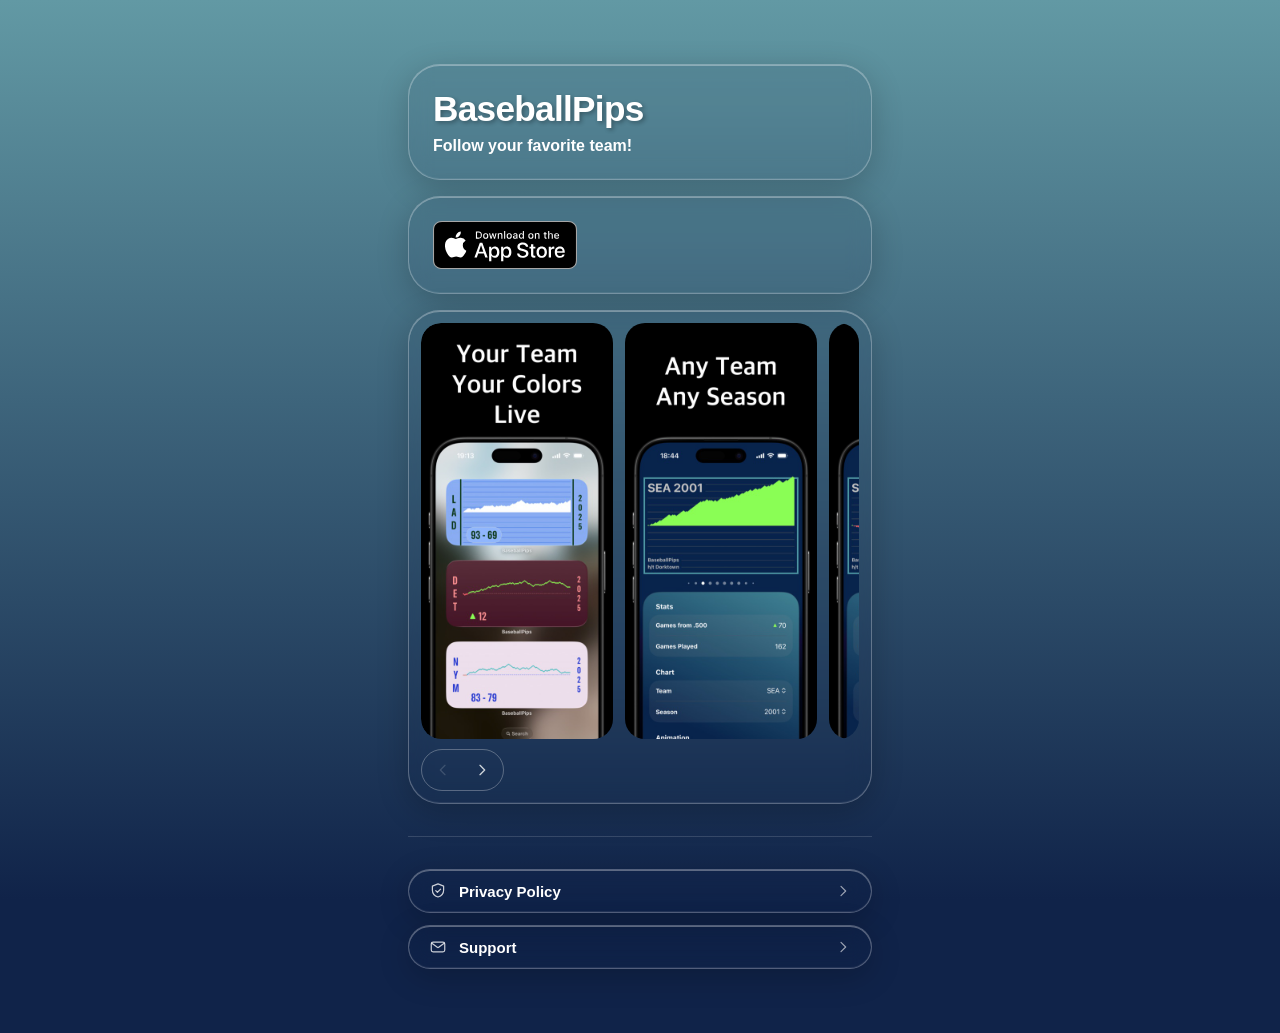
<file: index.html>
<!DOCTYPE html>
<html lang="en">
<head>
  <meta charset="UTF-8">
  <meta name="viewport" content="width=device-width, initial-scale=1.0, viewport-fit=cover">
  <meta name="theme-color" content="#102349">
  <title>BaseballPips</title>
  <meta name="description" content="Follow your favorite team!">
  <meta property="og:type" content="website">
  <meta property="og:site_name" content="BaseballPips">
  <meta property="og:title" content="BaseballPips">
  <meta property="og:description" content="Follow your favorite team!">
  <meta property="og:url" content="https://baseballpips.com/">
  <meta name="twitter:card" content="summary">
  <meta name="twitter:title" content="BaseballPips">
  <meta name="twitter:description" content="Follow your favorite team!">
  <link rel="stylesheet" href="/styles.css">
</head>
<body>
  <main class="page">

    <section class="glass card">
      <h1 class="hero__title">BaseballPips</h1>
      <p class="hero__tagline">Follow your favorite team!</p>
    </section>

    <a class="glass card appstore" href="https://apps.apple.com/us/app/baseballpips/id6602899343"><img src="/images/app_store.svg" alt="Download on the App Store"></a>

    <div class="glass screens">
      <div class="screens__row" tabindex="0" role="group"
           aria-label="App screenshots, scroll sideways for more">
        <a class="screen" href="/images/screens/full/01-live-widgets.jpg"><img src="/images/screens/01-live-widgets.jpg"
               width="192" height="416" decoding="async"
               alt="Three iPhone home screen widgets showing 2025 season charts for the Dodgers, Tigers and Mets, each drawn in its own team colors"></a>
        <a class="screen" href="/images/screens/full/02-any-season.jpg"><img src="/images/screens/02-any-season.jpg"
               width="192" height="416" decoding="async" loading="lazy"
               alt="The Mariners' 2001 season charted as a steady climb, with stats reading 70 games over .500 across 162 games played"></a>
        <a class="screen" href="/images/screens/full/03-throughout-the-year.jpg"><img src="/images/screens/03-throughout-the-year.jpg"
               width="192" height="416" decoding="async" loading="lazy"
               alt="A Mariners 2025 chart partway through the season, 14 games over .500 at 120 games played"></a>
        <a class="screen" href="/images/screens/full/04-against-the-division.jpg"><img src="/images/screens/04-against-the-division.jpg"
               width="192" height="416" decoding="async" loading="lazy"
               alt="A Mariners 2025 chart overlaid with a separate line for every other team in the division"></a>
        <a class="screen" href="/images/screens/full/05-your-own-colors.jpg"><img src="/images/screens/05-your-own-colors.jpg"
               width="192" height="416" decoding="async" loading="lazy"
               alt="The same Mariners 2025 chart recoloured with a custom red palette"></a>
        <a class="screen" href="/images/screens/full/06-postseason.jpg"><img src="/images/screens/06-postseason.jpg"
               width="192" height="416" decoding="async" loading="lazy"
               alt="Postseason bracket widgets showing NLCS, NLDS and NL Wild Card series results"></a>
      </div>
      <div class="screens__nav">
        <button type="button" class="screens__arrow" data-dir="-1" aria-label="Scroll screenshots left"><svg viewBox="0 0 24 24" fill="none" stroke="currentColor" stroke-width="2"
               stroke-linecap="round" stroke-linejoin="round" aria-hidden="true"><path d="m15 5-7 7 7 7" /></svg></button>
        <button type="button" class="screens__arrow" data-dir="1" aria-label="Scroll screenshots right"><svg viewBox="0 0 24 24" fill="none" stroke="currentColor" stroke-width="2"
               stroke-linecap="round" stroke-linejoin="round" aria-hidden="true"><path d="m9 5 7 7-7 7" /></svg></button>
      </div>
    </div>

    <hr class="rule">

    <nav class="stack">
      <a class="glass capsule" href="/privacy-policy">
        <svg class="capsule__icon" viewBox="0 0 24 24" fill="none" stroke="currentColor"
             stroke-width="1.6" stroke-linecap="round" stroke-linejoin="round" aria-hidden="true">
          <path d="M12 2.5 4.5 5.5v5c0 4.5 3.1 8.1 7.5 9.5 4.4-1.4 7.5-5 7.5-9.5v-5L12 2.5Z" />
          <path d="m9 11.5 2.2 2.2 4.3-4.2" />
        </svg>
        <span class="capsule__label">Privacy Policy</span>
        <svg class="capsule__chevron" viewBox="0 0 24 24" fill="none" stroke="currentColor"
             stroke-width="1.8" stroke-linecap="round" stroke-linejoin="round" aria-hidden="true">
          <path d="m9 5 7 7-7 7" />
        </svg>
      </a>

      <a class="glass capsule" href="/support">
        <svg class="capsule__icon" viewBox="0 0 24 24" fill="none" stroke="currentColor"
             stroke-width="1.6" stroke-linecap="round" stroke-linejoin="round" aria-hidden="true">
          <rect x="3" y="5.5" width="18" height="13" rx="2.5" />
          <path d="m3.8 7 7.3 5.4a1.5 1.5 0 0 0 1.8 0L20.2 7" />
        </svg>
        <span class="capsule__label">Support</span>
        <svg class="capsule__chevron" viewBox="0 0 24 24" fill="none" stroke="currentColor"
             stroke-width="1.8" stroke-linecap="round" stroke-linejoin="round" aria-hidden="true">
          <path d="m9 5 7 7-7 7" />
        </svg>
      </a>
    </nav>

  </main>

  <dialog id="lightbox" class="lightbox" aria-label="Screenshot">
    <img class="lightbox__img" alt="">
    <button type="button" class="glass lightbox__close" aria-label="Close">
      <svg viewBox="0 0 24 24" fill="none" stroke="currentColor" stroke-width="1.8"
           stroke-linecap="round" aria-hidden="true"><path d="M6 6l12 12M18 6L6 18" /></svg>
    </button>
  </dialog>

  <script>
    (function () {
      var lb = document.getElementById('lightbox');
      // No <dialog> support: leave the tiles as plain links to the full image.
      if (!lb || typeof lb.showModal !== 'function') return;
      var full = lb.querySelector('.lightbox__img');

      document.querySelectorAll('.screen').forEach(function (link) {
        link.addEventListener('click', function (e) {
          e.preventDefault();
          var alt = link.querySelector('img').alt;
          full.src = link.getAttribute('href');
          full.alt = alt;
          // Name the dialog after the image it is showing, not a generic label
          lb.setAttribute('aria-label', alt);
          lb.showModal();
        });
      });

      lb.addEventListener('click', function (e) {
        if (e.target === lb) lb.close();
      });
      lb.querySelector('.lightbox__close').addEventListener('click', function () {
        lb.close();
      });
      lb.addEventListener('close', function () {
        full.removeAttribute('src');
      });
    })();

    (function () {
      var row = document.querySelector('.screens__row');
      var arrows = document.querySelectorAll('.screens__arrow');
      if (!row || !arrows.length) return;

      var smooth = !window.matchMedia('(prefers-reduced-motion: reduce)').matches;

      function step() {
        var tile = row.querySelector('.screen');
        var gap = parseFloat(getComputedStyle(row).columnGap) || 0;
        return tile ? tile.offsetWidth + gap : row.clientWidth;
      }

      function sync() {
        var max = row.scrollWidth - row.clientWidth;
        arrows[0].disabled = row.scrollLeft <= 1;
        arrows[1].disabled = row.scrollLeft >= max - 1;
      }

      arrows.forEach(function (btn) {
        btn.addEventListener('click', function () {
          row.scrollBy({
            left: Number(btn.dataset.dir) * step(),
            behavior: smooth ? 'smooth' : 'auto'
          });
        });
      });

      row.addEventListener('scroll', sync, { passive: true });
      window.addEventListener('resize', sync);
      window.addEventListener('load', sync);
      sync();
    })();
  </script>
</body>
</html>
</file>
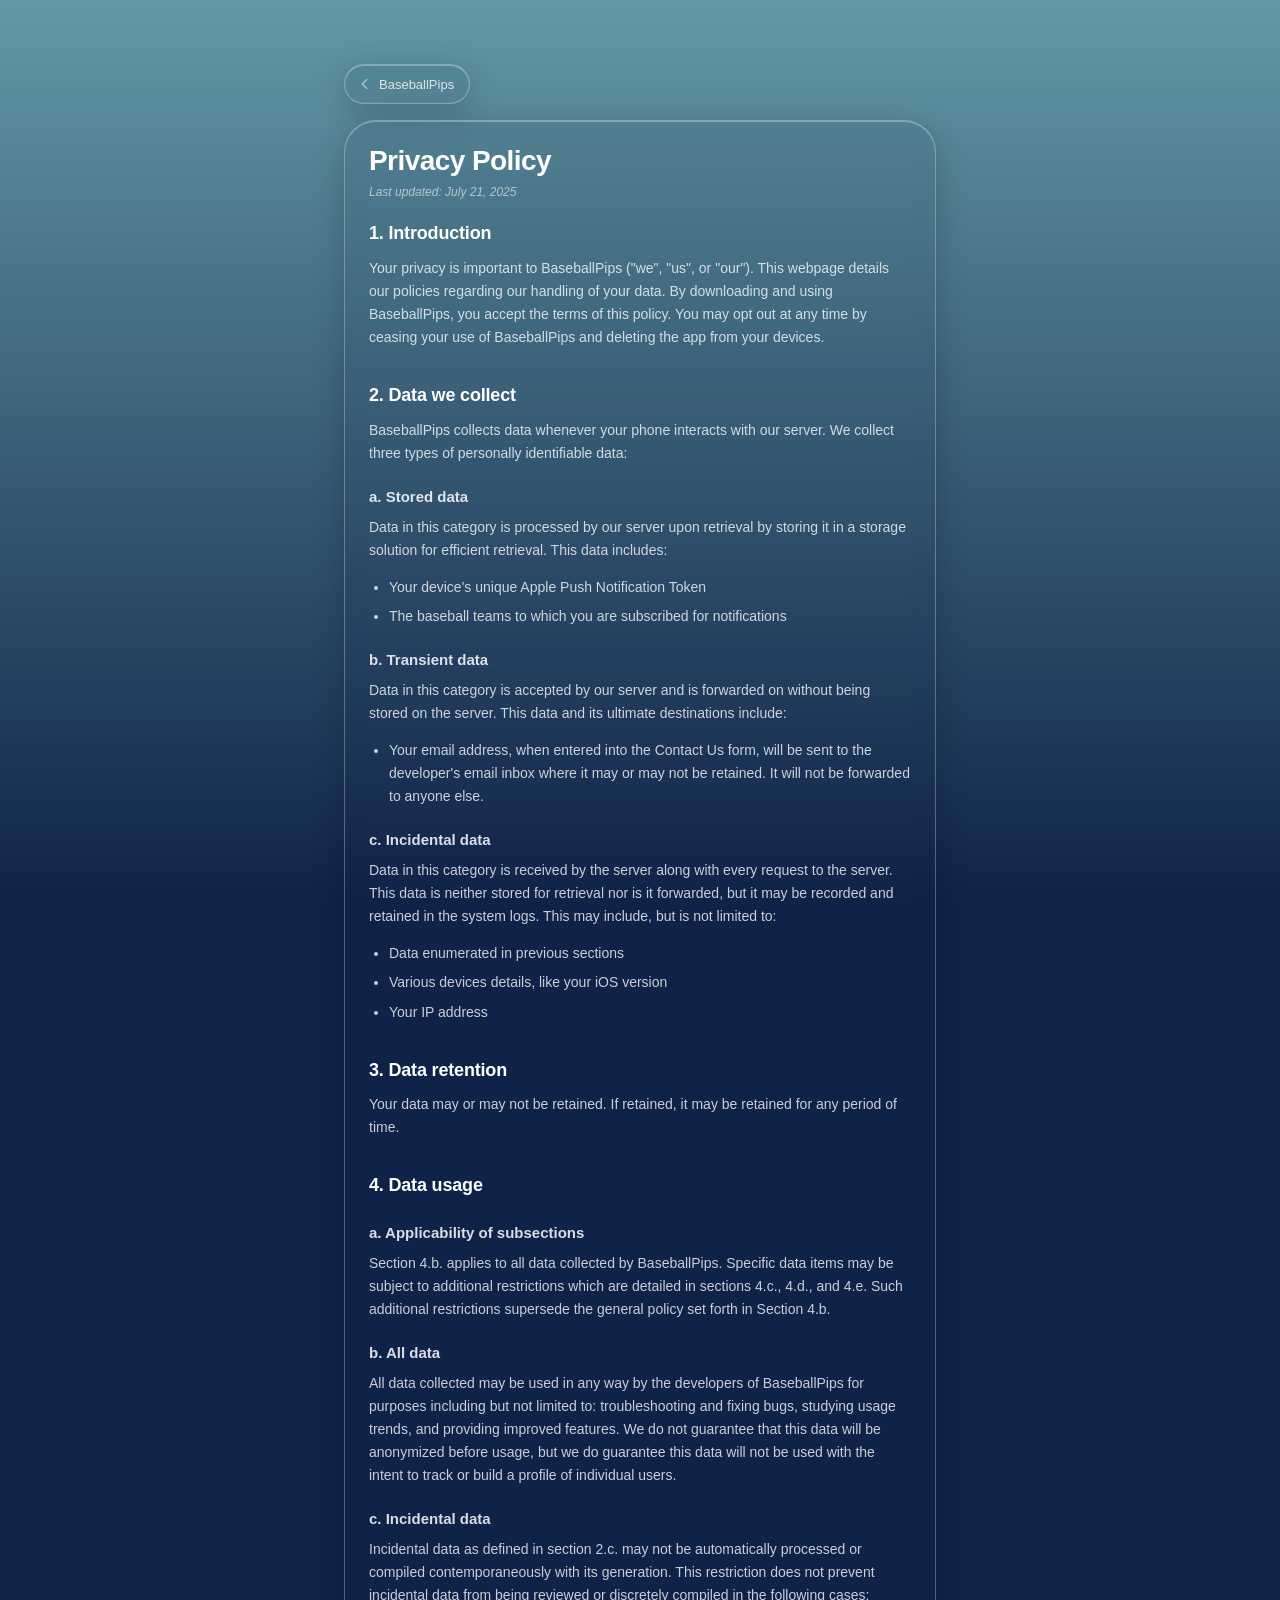
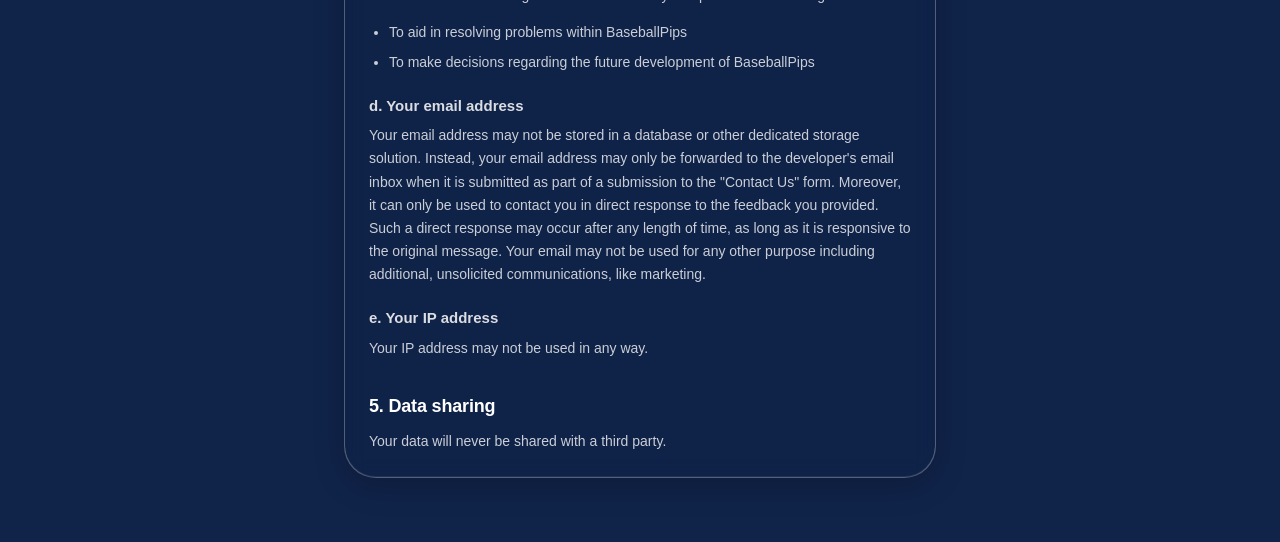
<file: privacy-policy/index.html>
<!DOCTYPE html>
<html lang="en">
<head>
  <meta charset="UTF-8">
  <meta name="viewport" content="width=device-width, initial-scale=1.0, viewport-fit=cover">
  <meta name="theme-color" content="#102349">
  <title>BaseballPips - Privacy Policy</title>
  <meta name="description" content="How BaseballPips handles your data.">
  <meta property="og:type" content="website">
  <meta property="og:site_name" content="BaseballPips">
  <meta property="og:title" content="BaseballPips — Privacy Policy">
  <meta property="og:description" content="How BaseballPips handles your data.">
  <meta property="og:url" content="https://baseballpips.com/privacy-policy/">
  <meta name="twitter:card" content="summary">
  <meta name="twitter:title" content="BaseballPips — Privacy Policy">
  <meta name="twitter:description" content="How BaseballPips handles your data.">
  <link rel="stylesheet" href="/styles.css">
</head>
<body>
  <main class="page page--wide">

    <a class="glass backlink" href="/"><svg class="backlink__icon" viewBox="0 0 24 24" fill="none" stroke="currentColor"
           stroke-width="1.8" stroke-linecap="round" stroke-linejoin="round" aria-hidden="true"><path d="m15 5-7 7 7 7" /></svg>BaseballPips</a>

    <section class="glass card">
      <h1 class="card__heading">Privacy Policy</h1>
      <small class="card__meta">Last updated: July 21, 2025</small>

      <div class="prose">

        <h2>1. Introduction</h2>
        <p>
          Your privacy is important to BaseballPips ("we", "us", or "our"). This webpage details our
          policies regarding our handling of your data. By downloading and using BaseballPips, you accept the terms of
          this policy. You may opt out at any time by ceasing your use of BaseballPips and deleting the app from your
          devices.
        </p>

        <h2>2. Data we collect</h2>
        <p>
          BaseballPips collects data whenever your phone interacts with our server. We collect three types of
          personally identifiable data:
        </p>

        <h3>a. Stored data</h3>
        <p>
          Data in this category is processed by our server upon retrieval by storing it in a storage solution for
          efficient retrieval. This data includes:
        </p>
        <ul>
          <li>Your device's unique Apple Push Notification Token</li>
          <li>The baseball teams to which you are subscribed for notifications</li>
        </ul>

        <h3>b. Transient data</h3>
        <p>
          Data in this category is accepted by our server and is forwarded on without being stored on the server. This
          data and its ultimate destinations include:
        </p>
        <ul>
          <li>
            Your email address, when entered into the Contact Us form, will be sent to the developer's email inbox
            where it may or may not be retained. It will not be forwarded to anyone else.
          </li>
        </ul>

        <h3>c. Incidental data</h3>
        <p>
          Data in this category is received by the server along with every request to the server. This data is neither
          stored for retrieval nor is it forwarded, but it may be recorded and retained in the system logs. This may
          include, but is not limited to:
        </p>
        <ul>
          <li>Data enumerated in previous sections</li>
          <li>Various devices details, like your iOS version</li>
          <li>Your IP address</li>
        </ul>

        <h2>3. Data retention</h2>
        <p>Your data may or may not be retained. If retained, it may be retained for any period of time.</p>

        <h2>4. Data usage</h2>

        <h3>a. Applicability of subsections</h3>
        <p>
          Section 4.b. applies to all data collected by BaseballPips. Specific data items may be subject to
          additional restrictions which are detailed in sections 4.c., 4.d., and 4.e. Such additional restrictions
          supersede the general policy set forth in Section 4.b.
        </p>

        <h3>b. All data</h3>
        <p>
          All data collected may be used in any way by the developers of BaseballPips for purposes including but not
          limited to: troubleshooting and fixing bugs, studying usage trends, and providing improved features. We do
          not guarantee that this data will be anonymized before usage, but we do guarantee this data will not be used
          with the intent to track or build a profile of individual users.
        </p>

        <h3>c. Incidental data</h3>
        <p>
          Incidental data as defined in section 2.c. may not be automatically processed or compiled contemporaneously
          with its generation. This restriction does not prevent incidental data from being reviewed or discretely
          compiled in the following cases:
        </p>
        <ul>
          <li>To aid in resolving problems within BaseballPips</li>
          <li>To make decisions regarding the future development of BaseballPips</li>
        </ul>

        <h3>d. Your email address</h3>
        <p>
          Your email address may not be stored in a database or other dedicated storage solution. Instead, your email
          address may only be forwarded to the developer's email inbox when it is submitted as part of a submission to
          the "Contact Us" form. Moreover, it can only be used to contact you in direct response to the feedback you
          provided. Such a direct response may occur after any length of time, as long as it is responsive to the
          original message. Your email may not be used for any other purpose including additional, unsolicited
          communications, like marketing.
        </p>

        <h3>e. Your IP address</h3>
        <p>Your IP address may not be used in any way.</p>

        <h2>5. Data sharing</h2>
        <p>Your data will never be shared with a third party.</p>

      </div>
    </section>

  </main>
</body>
</html>
</file>
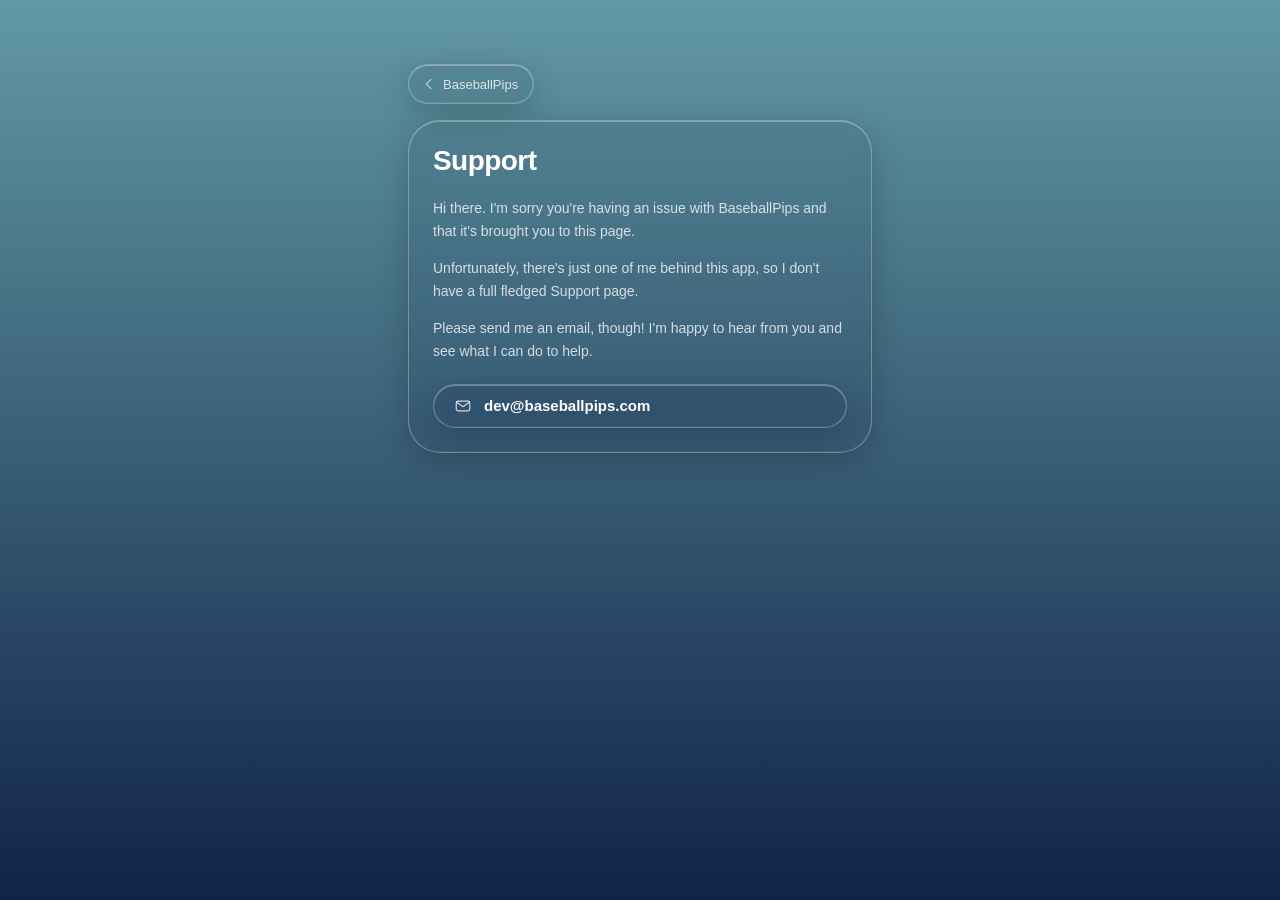
<file: support/index.html>
<!DOCTYPE html>
<html lang="en">
<head>
  <meta charset="UTF-8">
  <meta name="viewport" content="width=device-width, initial-scale=1.0, viewport-fit=cover">
  <meta name="theme-color" content="#102349">
  <title>BaseballPips - Support</title>
  <meta name="description" content="Get in touch about BaseballPips.">
  <meta property="og:type" content="website">
  <meta property="og:site_name" content="BaseballPips">
  <meta property="og:title" content="BaseballPips — Support">
  <meta property="og:description" content="Get in touch about BaseballPips.">
  <meta property="og:url" content="https://baseballpips.com/support/">
  <meta name="twitter:card" content="summary">
  <meta name="twitter:title" content="BaseballPips — Support">
  <meta name="twitter:description" content="Get in touch about BaseballPips.">
  <link rel="stylesheet" href="/styles.css">
</head>
<body>
  <main class="page">

    <a class="glass backlink" href="/"><svg class="backlink__icon" viewBox="0 0 24 24" fill="none" stroke="currentColor"
           stroke-width="1.8" stroke-linecap="round" stroke-linejoin="round" aria-hidden="true"><path d="m15 5-7 7 7 7" /></svg>BaseballPips</a>

    <section class="glass card">
      <h1 class="card__heading">Support</h1>

      <div class="prose">
        <p>Hi there. I'm sorry you're having an issue with BaseballPips and that it's brought you to this page.</p>
        <p>Unfortunately, there's just one of me behind this app, so I don't have a full fledged Support page.</p>
        <p>Please send me an email, though! I'm happy to hear from you and see what I can do to help.</p>
      </div>

      <a class="glass capsule capsule--cta" href="mailto:dev@baseballpips.com">
        <svg class="capsule__icon" viewBox="0 0 24 24" fill="none" stroke="currentColor"
             stroke-width="1.6" stroke-linecap="round" stroke-linejoin="round" aria-hidden="true">
          <rect x="3" y="5.5" width="18" height="13" rx="2.5" />
          <path d="m3.8 7 7.3 5.4a1.5 1.5 0 0 0 1.8 0L20.2 7" />
        </svg>
        <span class="capsule__label">dev@baseballpips.com</span>
      </a>
    </section>

  </main>
</body>
</html>
</file>
<file: styles.css>
/* ==========================================================================
   BaseballPips — shared stylesheet
   Glass card system ported from alexanderwin37.github.io
   ========================================================================== */

:root {
  /* Glass recipe */
  --glass-tint: 16, 35, 73;
  --glass-bg: rgba(var(--glass-tint), 0.08);
  --glass-border: rgba(255, 255, 255, 0.28);
  --glass-blur: 10px;
  --rule: rgba(255, 255, 255, 0.14);

  /* Text hierarchy */
  --text: #fff;
  --muted: rgba(255, 255, 255, 0.78);
  --faint: rgba(255, 255, 255, 0.58);

  /* Shape */
  --radius-card: 2rem;
  --radius-pill: 9999px;

  /* Reading measure */
  --measure: 32rem;
}

*,
*::before,
*::after {
  box-sizing: border-box;
}

html {
  -webkit-text-size-adjust: 100%;
  min-height: 100%;
  background: #102349 linear-gradient(to bottom, #6299a4, #102349) fixed;
}

body {
  margin: 0;
  min-height: 100vh;
  font-family: Helvetica, Arial, sans-serif;
  color: var(--text);
  -webkit-font-smoothing: antialiased;
}

:focus-visible {
  outline: 2px solid rgba(255, 255, 255, 0.6);
  outline-offset: 2px;
}


/* --------------------------------------------------------------------------
   Layout
   -------------------------------------------------------------------------- */

.page {
  max-width: var(--measure);
  margin: 0 auto;
  padding:
    calc(4rem + env(safe-area-inset-top))
    calc(1.5rem + env(safe-area-inset-right))
    calc(4rem + env(safe-area-inset-bottom))
    calc(1.5rem + env(safe-area-inset-left));
  display: flex;
  flex-direction: column;
  align-items: stretch;
  gap: 1rem;
}

/* Long-form document pages get a wider measure than the 32rem default */
.page--wide {
  --measure: 40rem;
}

/* Tighter grouping inside a .page cell */
.stack {
  display: flex;
  flex-direction: column;
  gap: 0.75rem;
}

hr.rule {
  width: 100%;
  height: 1px;
  margin: 1rem 0;
  border: 0;
  background: var(--rule);
}


/* --------------------------------------------------------------------------
   Glass
   -------------------------------------------------------------------------- */

.glass {
  overflow: hidden;
  background: var(--glass-bg);
  border: 1px solid var(--glass-border);
  -webkit-backdrop-filter: blur(var(--glass-blur));
  backdrop-filter: blur(var(--glass-blur));
  box-shadow:
    inset 0 1px 0 0 rgba(255, 255, 255, 0.32),
    inset 0 -1px 0 0 rgba(255, 255, 255, 0.08),
    0 8px 32px rgba(0, 0, 0, 0.20);
}


/* --------------------------------------------------------------------------
   Card
   -------------------------------------------------------------------------- */

.card {
  border-radius: var(--radius-card);
  padding: 1.5rem;
}

.card__heading {
  margin: 0;
  font-size: 1.75rem;
  font-weight: 700;
  letter-spacing: -0.02em;
}

.card__meta {
  display: block;
  margin-top: 0.5rem;
  font-size: 0.75rem;
  font-style: italic;
  color: var(--faint);
}


/* --------------------------------------------------------------------------
   Hero
   -------------------------------------------------------------------------- */

.hero__title {
  margin: 0;
  font-size: 2.2rem;
  font-weight: 700;
  letter-spacing: -0.02em;
  text-shadow: 2px 2px 4px rgba(0, 0, 0, 0.3);
}

.hero__tagline {
  margin: 0.5rem 0 0;
  font-size: 1rem;
  font-weight: 700;
  color: var(--text);
}

/* --------------------------------------------------------------------------
   Capsule (pill-shaped link button)
   -------------------------------------------------------------------------- */

.capsule {
  cursor: pointer;
  display: flex;
  align-items: center;
  min-height: 2.75rem;
  gap: 0.75rem;
  border-radius: var(--radius-pill);
  padding: 0.75rem 1.25rem;
  font-size: 0.9375rem;
  color: var(--text);
  text-decoration: none;
  transition:
    background-color 0.18s ease,
    border-color 0.18s ease,
    transform 0.18s ease;
}

.capsule:hover,
.capsule:focus-visible {
  background-color: rgba(255, 255, 255, 0.14);
  border-color: rgba(255, 255, 255, 0.40);
  transform: translateY(-1px);
}

.capsule--cta {
  align-self: flex-start;
  margin-top: 1.25rem;
}

.capsule__icon {
  flex: none;
  width: 1.125rem;
  height: 1.125rem;
  color: var(--muted);
}

.capsule__label {
  flex: 1 1 auto;
  font-weight: 700;
}

.capsule__chevron {
  flex: none;
  width: 1rem;
  height: 1rem;
  color: var(--faint);
}



/* --------------------------------------------------------------------------
   Screenshot gallery
   -------------------------------------------------------------------------- */

.screens {
  --screens-pad: 0.75rem;
  border-radius: var(--radius-card);
  padding: var(--screens-pad);
}

/* Tiles are sized so the third is partly visible — the scroll affordance. */
.screens__row {
  display: flex;
  gap: 0.75rem;
  border-radius: calc(var(--radius-card) - var(--screens-pad));
  overflow-x: auto;
  scroll-snap-type: x proximity;
  scrollbar-width: none;
}

.screens__row::-webkit-scrollbar {
  display: none;
}

.screen {
  flex: none;
  display: block;
  width: 12rem;
  scroll-snap-align: start;
  border-radius: calc(var(--radius-card) - var(--screens-pad));
  cursor: zoom-in;
}

.screen img {
  display: block;
  width: 100%;
  height: auto;
  border-radius: calc(var(--radius-card) - var(--screens-pad));
}

/* Segmented pill. Radii are concentric by construction: each segment is a
   true pill at --seg-h/2, and the shell adds exactly its padding + border on
   top of that, so both arcs share a centre. */
.screens__nav {
  --seg-h: 2.125rem;
  --seg-pad: 0.1875rem;

  display: flex;
  gap: var(--seg-pad);
  width: fit-content;
  margin-top: 0.625rem;
  padding: var(--seg-pad);
  border: 1px solid var(--glass-border);
  border-radius: calc(var(--seg-h) / 2 + var(--seg-pad) + 1px);
  background-color: transparent;
}

.screens__arrow {
  display: flex;
  align-items: center;
  justify-content: center;
  width: 2.25rem;
  height: var(--seg-h);
  padding: 0;
  border: 0;
  border-radius: calc(var(--seg-h) / 2);
  background-color: transparent;
  color: var(--muted);
  cursor: pointer;
  transition:
    color 0.18s ease,
    background-color 0.18s ease,
    opacity 0.18s ease;
}

.screens__arrow:hover:not(:disabled),
.screens__arrow:focus-visible {
  color: var(--text);
  background-color: rgba(255, 255, 255, 0.16);
}

/* Dimmed rather than hidden, so the control row never changes height */
.screens__arrow:disabled {
  opacity: 0.2;
  cursor: default;
}

.screens__arrow svg {
  width: 1rem;
  height: 1rem;
}


/* --------------------------------------------------------------------------
   Lightbox
   -------------------------------------------------------------------------- */

.lightbox {
  position: fixed;
  inset: 0;
  width: 100%;
  max-width: 100%;
  height: 100%;
  max-height: 100%;
  margin: 0;
  padding: 1.5rem;
  border: 0;
  background: transparent;
  overflow: hidden;
}

.lightbox:not([open]) {
  display: none;
}

.lightbox[open] {
  display: flex;
  align-items: center;
  justify-content: center;
}

.lightbox::backdrop {
  background: #000;
}

.lightbox__img {
  display: block;
  width: auto;
  height: auto;
  max-width: 100%;
  max-height: 100%;
  border-radius: 1.25rem;
  box-shadow: 0 24px 64px rgba(0, 0, 0, 0.5);
}

.lightbox__close {
  position: absolute;
  top: 1rem;
  right: 1rem;
  display: flex;
  align-items: center;
  justify-content: center;
  width: 2.5rem;
  height: 2.5rem;
  padding: 0;
  border-radius: var(--radius-pill);
  font: inherit;
  color: var(--text);
  cursor: pointer;
  transition:
    background-color 0.18s ease,
    border-color 0.18s ease;
}

.lightbox__close:hover,
.lightbox__close:focus-visible {
  background-color: rgba(255, 255, 255, 0.14);
  border-color: rgba(255, 255, 255, 0.40);
}

.lightbox__close svg {
  width: 1.125rem;
  height: 1.125rem;
}


/* --------------------------------------------------------------------------
   App Store badge
   -------------------------------------------------------------------------- */

/* line-height: 0 collapses the inline text box the anchor would otherwise
   generate around the image, which is what produced an I-beam cursor. */
.appstore {
  display: block;
  line-height: 0;
  cursor: pointer;
  transition:
    background-color 0.18s ease,
    border-color 0.18s ease;
}

.appstore:hover,
.appstore:focus-visible {
  background-color: rgba(255, 255, 255, 0.14);
  border-color: rgba(255, 255, 255, 0.40);
}

.appstore img {
  display: block;
  height: 3rem;
  width: auto;
  -webkit-user-select: none;
  user-select: none;
  -webkit-user-drag: none;
  transition: opacity 0.18s ease;
}

.appstore:hover img,
.appstore:focus-visible img {
  opacity: 0.88;
}


/* --------------------------------------------------------------------------
   Links
   -------------------------------------------------------------------------- */

/* Hugs its content, so it reads as a control rather than a full-width row
   like the nav capsules on the home page. */
.backlink {
  align-self: flex-start;
  display: inline-flex;
  align-items: center;
  min-height: 2.5rem;
  gap: 0.375rem;
  border-radius: var(--radius-pill);
  padding: 0.5rem 0.9375rem 0.5rem 0.75rem;
  font-size: 0.8125rem;
  color: var(--muted);
  text-decoration: none;
  cursor: pointer;
  transition:
    background-color 0.18s ease,
    border-color 0.18s ease,
    transform 0.18s ease,
    color 0.18s ease;
}

.backlink:hover,
.backlink:focus-visible {
  background-color: rgba(255, 255, 255, 0.14);
  border-color: rgba(255, 255, 255, 0.40);
  transform: translateY(-1px);
  color: var(--text);
}

.backlink__icon {
  flex: none;
  width: 1rem;
  height: 1rem;
  color: var(--faint);
}


/* --------------------------------------------------------------------------
   Prose (long-form body copy inside a card)
   -------------------------------------------------------------------------- */

.prose {
  font-size: 0.875rem;
  line-height: 1.65;
  color: var(--muted);
}

.prose h2 {
  margin: 2rem 0 0.5rem;
  font-size: 1.125rem;
  font-weight: 700;
  letter-spacing: -0.01em;
  color: var(--text);
}

.prose h3 {
  margin: 1.25rem 0 0.375rem;
  font-size: 0.9375rem;
  font-weight: 700;
  color: rgba(255, 255, 255, 0.85);
}

.prose p {
  margin: 0 0 0.875rem;
}

.prose ul {
  margin: 0 0 0.875rem;
  padding-left: 1.25rem;
}

.prose li {
  margin-bottom: 0.375rem;
}

.prose a {
  color: var(--faint);
  text-decoration: underline;
}

.prose a:hover {
  color: var(--text);
}

.prose > :first-child {
  margin-top: 0;
}

.prose > :last-child {
  margin-bottom: 0;
}


/* --------------------------------------------------------------------------
   Responsive
   -------------------------------------------------------------------------- */

@media (max-width: 480px) {
  .page {
    padding:
      calc(2.5rem + env(safe-area-inset-top))
      calc(2rem + env(safe-area-inset-right))
      calc(2.5rem + env(safe-area-inset-bottom))
      calc(2rem + env(safe-area-inset-left));
    gap: 0.75rem;
  }

  hr.rule {
    margin: 0.75rem 0;
  }

  .card {
    padding: 1.25rem;
  }

  .hero__title {
    font-size: 2rem;
  }

  .card__heading {
    font-size: 1.5rem;
  }
}


/* --------------------------------------------------------------------------
   Accessibility preferences
   -------------------------------------------------------------------------- */

/* Users who ask for more contrast get a much denser pane and full-strength
   text, without changing the default clear look. */
@media (prefers-contrast: more) {
  :root {
    --glass-bg: rgba(var(--glass-tint), 0.55);
    --glass-border: rgba(255, 255, 255, 0.55);
    --rule: rgba(255, 255, 255, 0.35);
    --muted: #fff;
    --faint: rgba(255, 255, 255, 0.85);
  }
}

@media (prefers-reduced-transparency: reduce) {
  /* Solid stand-in for 8% navy over the gradient's midpoint */
  :root {
    --glass-bg: #365972;
  }

  .glass {
    -webkit-backdrop-filter: none;
    backdrop-filter: none;
  }
}

@media (prefers-reduced-motion: reduce) {
  .capsule,
  .backlink,
  .lightbox__close,
  .screens__arrow,
  .appstore,
  .appstore img {
    transition: none;
  }

  .capsule:hover,
  .capsule:focus-visible,
  .backlink:hover,
  .backlink:focus-visible {
    transform: none;
  }
}


/* --------------------------------------------------------------------------
   Compositional spacing
   -------------------------------------------------------------------------- */

.card__heading + .prose,
.card__meta + .prose {
  margin-top: 1.25rem;
}
</file>
